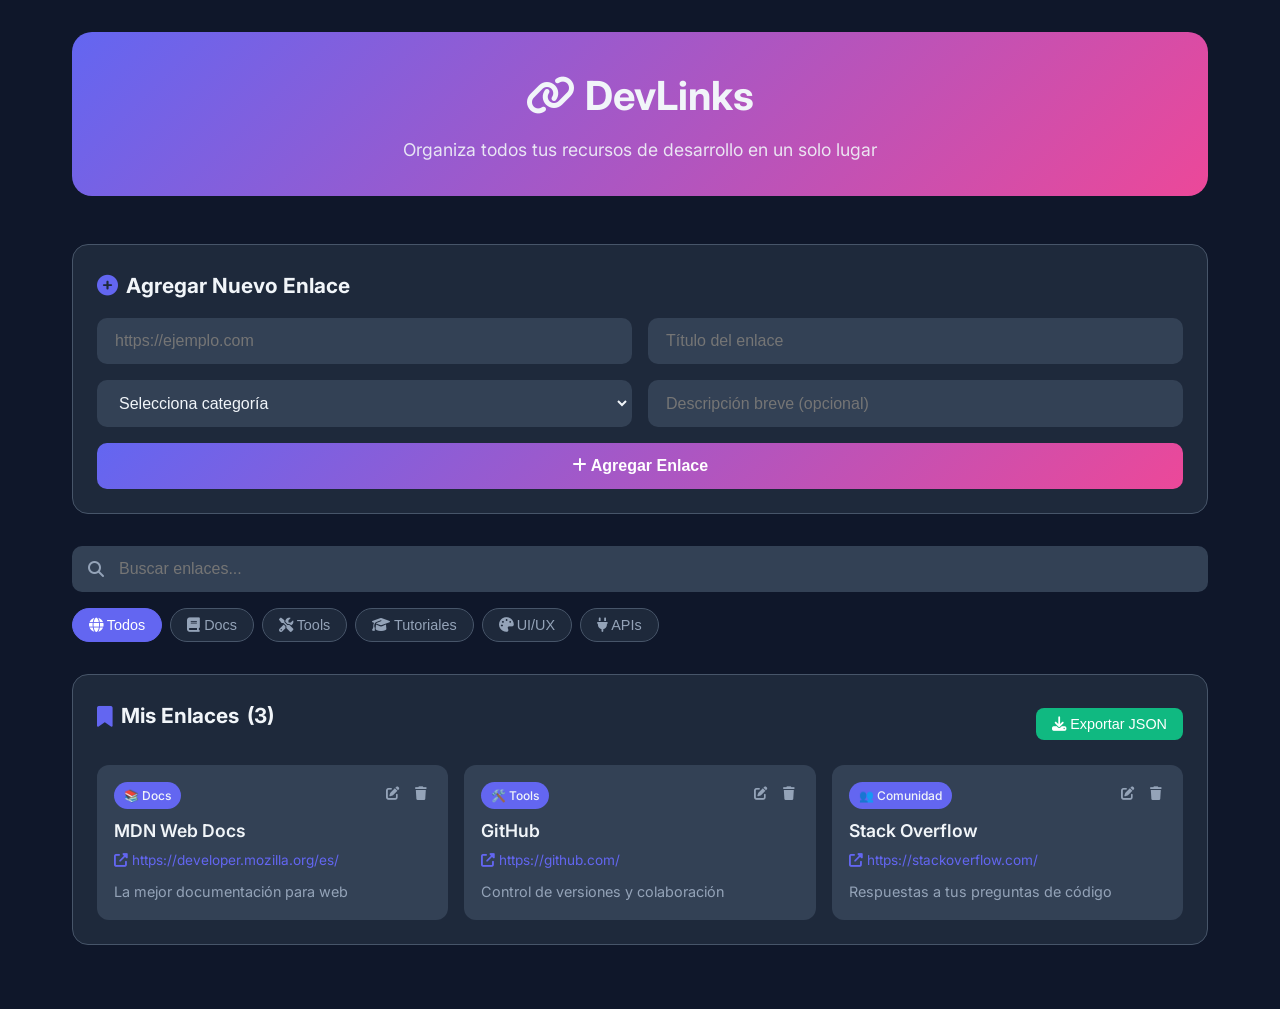
<file: devlinks/index.html>
<!DOCTYPE html>
<html lang="es">
<head>
  <meta charset="UTF-8">
  <meta name="viewport" content="width=device-width, initial-scale=1.0">
  <title>DevLinks - Organizador de Enlaces para Desarrolladores</title>
  <link href="https://fonts.googleapis.com/css2?family=Inter:wght@400;500;600;700&display=swap" rel="stylesheet">
  <link rel="stylesheet" href="https://cdnjs.cloudflare.com/ajax/libs/font-awesome/6.5.1/css/all.min.css">
  <link rel="stylesheet" href="styles.css">
</head>
<body>
  <div class="app">
    <header class="header">
      <h1><i class="fas fa-link"></i> DevLinks</h1>
      <p>Organiza todos tus recursos de desarrollo en un solo lugar</p>
    </header>

    <main class="main-content">
      <!-- Add Link Form -->
      <section class="add-section">
        <h2><i class="fas fa-plus-circle"></i> Agregar Nuevo Enlace</h2>
        <form id="linkForm" class="link-form">
          <div class="form-row">
            <input type="url" id="urlInput" placeholder="https://ejemplo.com" required>
            <input type="text" id="titleInput" placeholder="Título del enlace" required>
          </div>
          <div class="form-row">
            <select id="categoryInput" required>
              <option value="">Selecciona categoría</option>
              <option value="docs">📚 Documentación</option>
              <option value="tools">🛠️ Herramientas</option>
              <option value="tutorials">📖 Tutoriales</option>
              <option value="ui">🎨 UI/UX</option>
              <option value="apis">🔌 APIs</option>
              <option value="learning">🎓 Aprendizaje</option>
              <option value="community">👥 Comunidad</option>
              <option value="other">📌 Otros</option>
            </select>
            <input type="text" id="descInput" placeholder="Descripción breve (opcional)">
          </div>
          <button type="submit" class="btn-add">
            <i class="fas fa-plus"></i> Agregar Enlace
          </button>
        </form>
      </section>

      <!-- Search & Filter -->
      <section class="filter-section">
        <div class="search-box">
          <i class="fas fa-search"></i>
          <input type="text" id="searchInput" placeholder="Buscar enlaces...">
        </div>
        <div class="category-filter" id="categoryFilter">
          <button class="filter-btn active" data-category="all">
            <i class="fas fa-globe"></i> Todos
          </button>
          <button class="filter-btn" data-category="docs">
            <i class="fas fa-book"></i> Docs
          </button>
          <button class="filter-btn" data-category="tools">
            <i class="fas fa-tools"></i> Tools
          </button>
          <button class="filter-btn" data-category="tutorials">
            <i class="fas fa-graduation-cap"></i> Tutoriales
          </button>
          <button class="filter-btn" data-category="ui">
            <i class="fas fa-palette"></i> UI/UX
          </button>
          <button class="filter-btn" data-category="apis">
            <i class="fas fa-plug"></i> APIs
          </button>
        </div>
      </section>

      <!-- Links Grid -->
      <section class="links-section">
        <div class="links-header">
          <h2><i class="fas fa-bookmark"></i> Mis Enlaces <span id="linkCount">(0)</span></h2>
          <button id="exportBtn" class="btn-export">
            <i class="fas fa-download"></i> Exportar JSON
          </button>
        </div>
        <div id="linksGrid" class="links-grid">
          <!-- Links will be populated here -->
        </div>
        <div id="emptyState" class="empty-state">
          <i class="fas fa-link"></i>
          <h3>No hay enlaces guardados</h3>
          <p>Agrega tu primer enlace para comenzar</p>
        </div>
      </section>
    </main>

    <!-- Edit Modal -->
    <div id="editModal" class="modal">
      <div class="modal-content">
        <div class="modal-header">
          <h3><i class="fas fa-edit"></i> Editar Enlace</h3>
          <button class="modal-close" onclick="closeModal()">&times;</button>
        </div>
        <form id="editForm" class="edit-form">
          <input type="hidden" id="editId">
          <div class="form-group">
            <label>URL</label>
            <input type="url" id="editUrl" required>
          </div>
          <div class="form-group">
            <label>Título</label>
            <input type="text" id="editTitle" required>
          </div>
          <div class="form-group">
            <label>Categoría</label>
            <select id="editCategory" required></select>
          </div>
          <div class="form-group">
            <label>Descripción</label>
            <input type="text" id="editDesc">
          </div>
          <div class="modal-actions">
            <button type="button" class="btn-cancel" onclick="closeModal()">Cancelar</button>
            <button type="submit" class="btn-save"><i class="fas fa-save"></i> Guardar</button>
          </div>
        </form>
      </div>
    </div>

    <!-- Toast Notification -->
    <div id="toast" class="toast"></div>
  </div>

  <script src="script.js"></script>
</body>
</html>
</file>
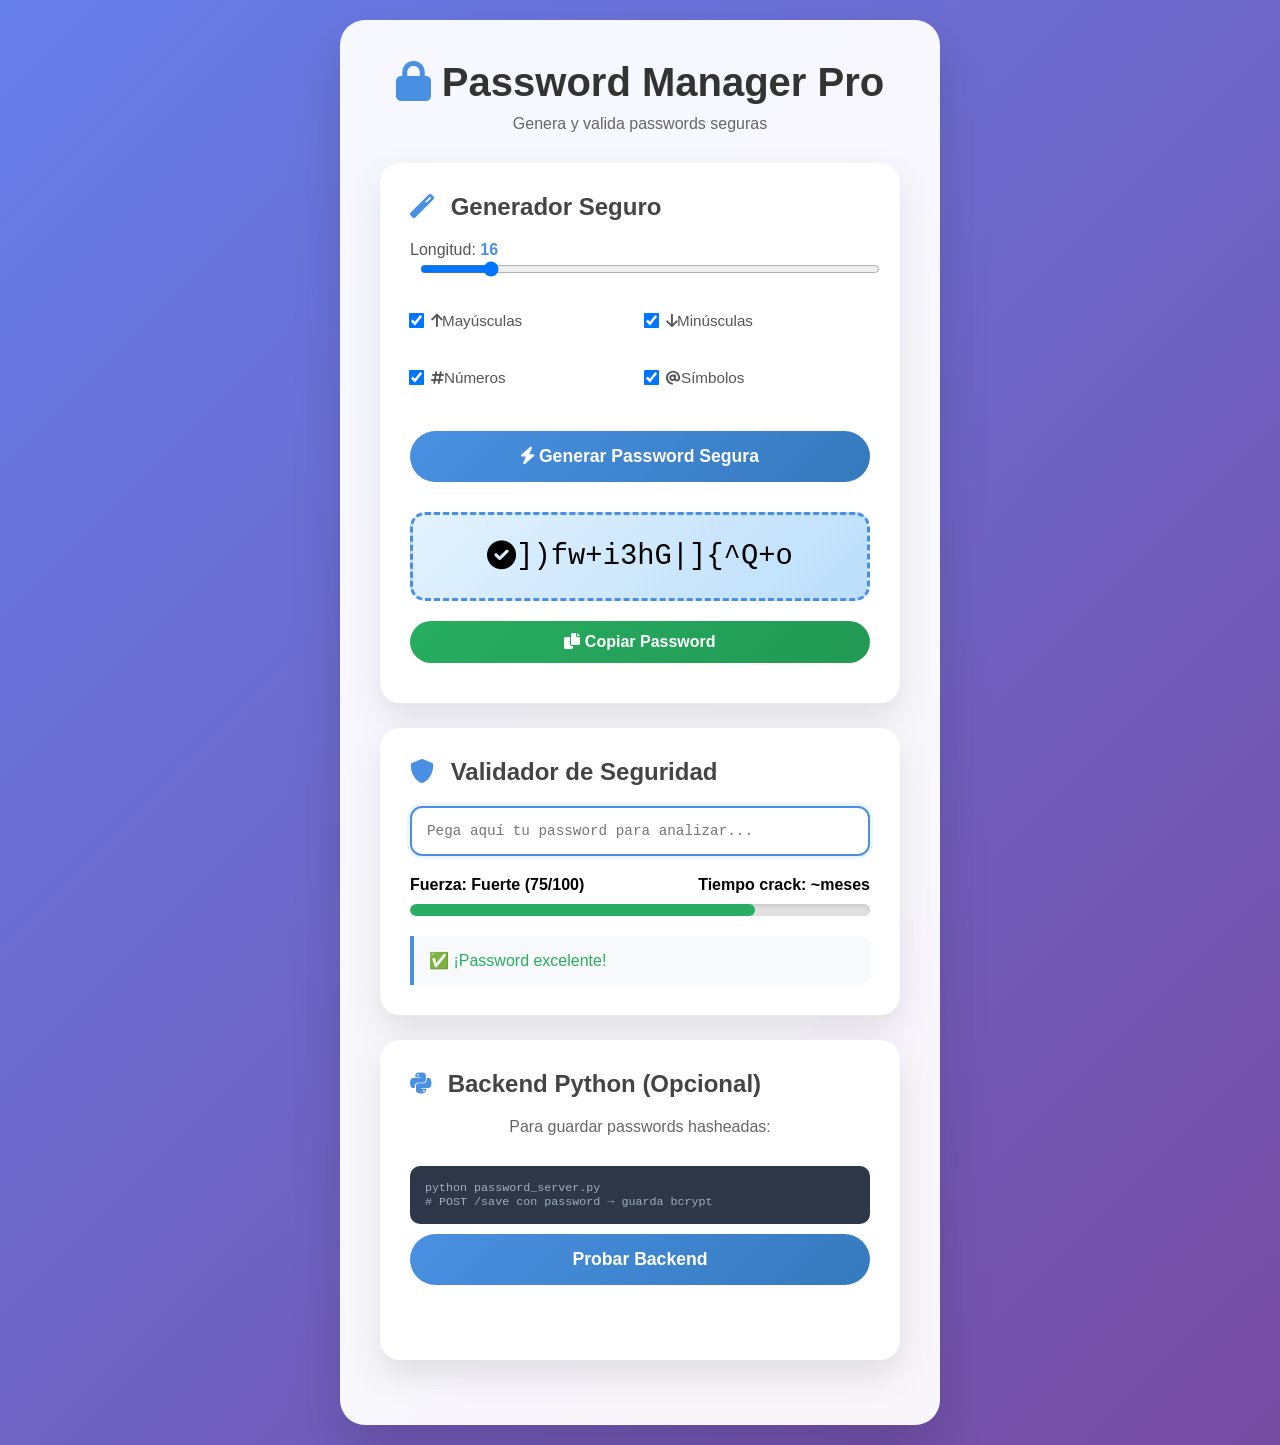
<file: password-manager/index.html>
<!DOCTYPE html>
<html lang="es">
<head>
  <meta charset="UTF-8">
  <meta name="viewport" content="width=device-width, initial-scale=1.0">
  <title>Password Manager Pro</title>
  <link rel="stylesheet" href="style.css">
  <link rel="stylesheet" href="https://cdnjs.cloudflare.com/ajax/libs/font-awesome/6.0.0/css/all.min.css">
</head>
<body>
  <div class="container">
    <h1><i class="fas fa-lock"></i> Password Manager Pro</h1>
    <p>Genera y valida passwords seguras</p>
    
    <!-- Generator -->
    <section class="card generator">
      <h2><i class="fas fa-magic"></i> Generador Seguro</h2>
      <div class="controls">
        <label>Longitud: <span id="lenVal">16</span>
          <input type="range" id="length" min="8" max="64" value="16">
        </label>
        <div class="checkboxes">
          <label><input type="checkbox" id="uppercase" checked> <i class="fas fa-arrow-up"></i> Mayúsculas</label>
          <label><input type="checkbox" id="lowercase" checked> <i class="fas fa-arrow-down"></i> Minúsculas</label>
          <label><input type="checkbox" id="numbers" checked> <i class="fas fa-hashtag"></i> Números</label>
          <label><input type="checkbox" id="symbols" checked> <i class="fas fa-at"></i> Símbolos</label>
        </div>
        <button onclick="generatePassword()">
          <i class="fas fa-bolt"></i> Generar Password Segura
        </button>
      </div>
      <div id="generated" class="pass-display">
        <span>Click generar para empezar</span>
      </div>
      <button id="copyBtn" onclick="copyPassword()" class="copy-btn">
        <i class="fas fa-copy"></i> Copiar Password
      </button>
    </section>
    
    <!-- Validator -->
    <section class="card validator">
      <h2><i class="fas fa-shield-alt"></i> Validador de Seguridad</h2>
      <div class="form-group">
        <input type="password" id="validateInput" placeholder="Pega aquí tu password para analizar..." oninput="validatePassword(this.value)">
      </div>
      <div class="strength-container">
        <div class="strength-label">
          <span id="scoreLabel">Fuerza: 0/100</span>
          <span id="timeLabel">Tiempo crack: instantáneo</span>
        </div>
        <div id="strengthBar" class="strength-bar">
          <div class="bar-fill"></div>
        </div>
      </div>
      <div id="suggestions" class="suggestions"></div>
    </section>
    
    <!-- Python Backend Link -->
    <section class="card backend">
      <h2><i class="fab fa-python"></i> Backend Python (Opcional)</h2>
      <p>Para guardar passwords hasheadas:</p>
      <pre><code>python password_server.py
# POST /save con password → guarda bcrypt</code></pre>
      <button onclick="testPythonBackend()">Probar Backend</button>
      <div id="backendResult"></div>
    </section>
  </div>
  <script src="script.js"></script>
</body>
</html>
</file>
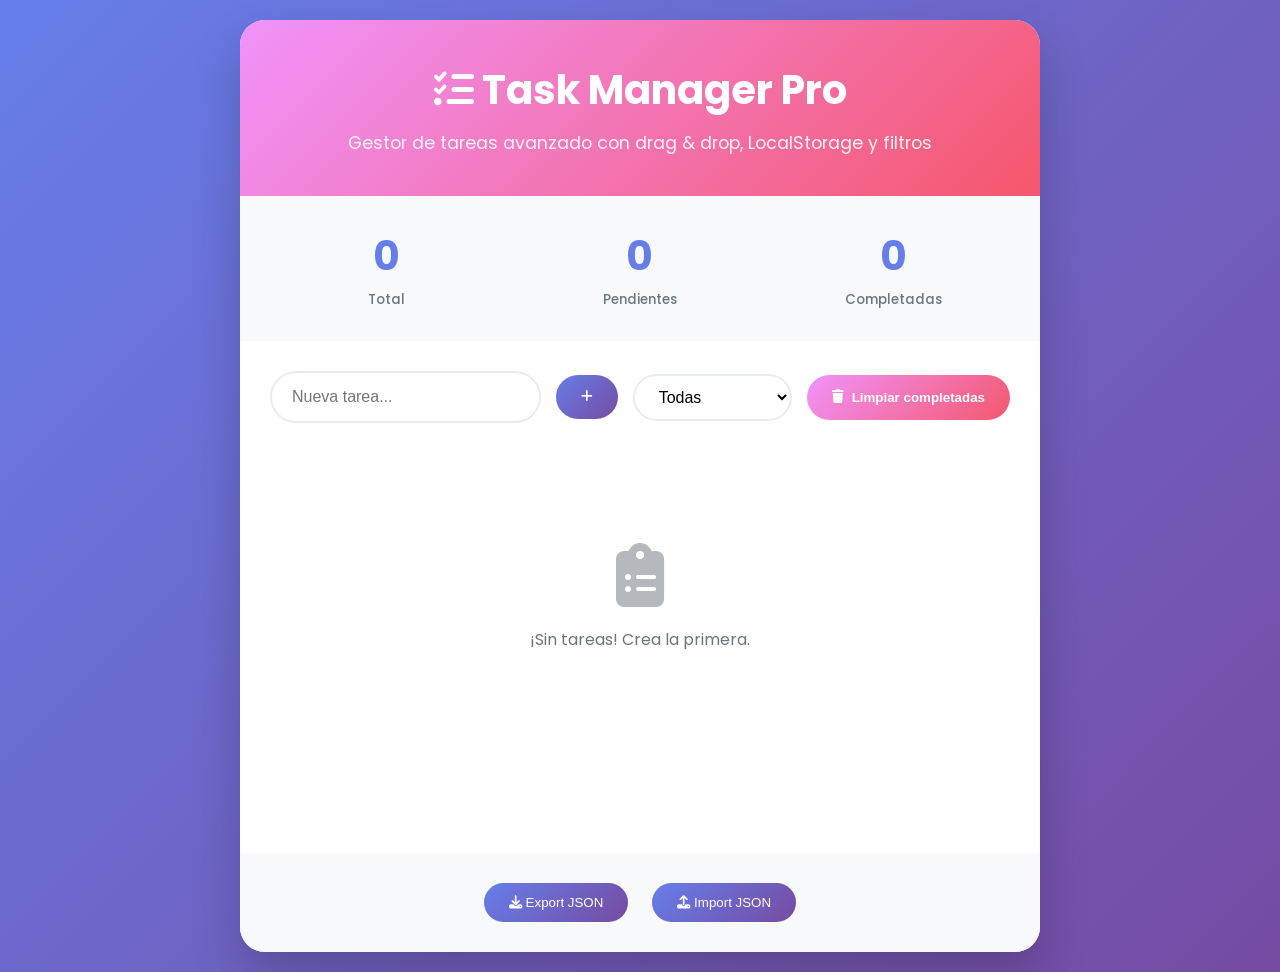
<file: task-manager/index.html>
<!DOCTYPE html>
<html lang="es">
<head>
  <meta charset="UTF-8">
  <meta name="viewport" content="width=device-width, initial-scale=1.0">
  <title>Task Manager Pro - Roberto Oseguera</title>
  <link href="https://fonts.googleapis.com/css2?family=Poppins:wght@300;400;500;600;700&display=swap" rel="stylesheet">
  <link rel="stylesheet" href="https://cdnjs.cloudflare.com/ajax/libs/font-awesome/6.5.1/css/all.min.css">
  <link rel="stylesheet" href="styles.css">
</head>
<body>
  <div class="container">
    <header>
      <h1><i class="fas fa-tasks"></i> Task Manager Pro</h1>
      <p>Gestor de tareas avanzado con drag & drop, LocalStorage y filtros</p>
    </header>

    <div class="stats">
      <div class="stat">
        <span id="total-tasks">0</span>
        <small>Total</small>
      </div>
      <div class="stat">
        <span id="pending-tasks">0</span>
        <small>Pendientes</small>
      </div>
      <div class="stat">
        <span id="completed-tasks">0</span>
        <small>Completadas</small>
      </div>
    </div>

    <div class="controls">
      <input type="text" id="new-task" placeholder="Nueva tarea...">
      <button id="add-task"><i class="fas fa-plus"></i></button>
      <select id="filter">
        <option value="all">Todas</option>
        <option value="pending">Pendientes</option>
        <option value="completed">Completadas</option>
      </select>
      <button id="clear-completed"><i class="fas fa-trash"></i> Limpiar completadas</button>
    </div>

    <div class="tasks-container" id="tasks-container">
      <div class="empty-state">
        <i class="fas fa-clipboard-list"></i>
        <p>¡Crea tu primera tarea!</p>
      </div>
    </div>

    <div class="actions">
      <button id="export-json"><i class="fas fa-download"></i> Export JSON</button>
      <button id="import-json"><i class="fas fa-upload"></i> Import JSON</button>
    </div>
  </div>

  <script src="script.js"></script>
</body>
</html>
</file>
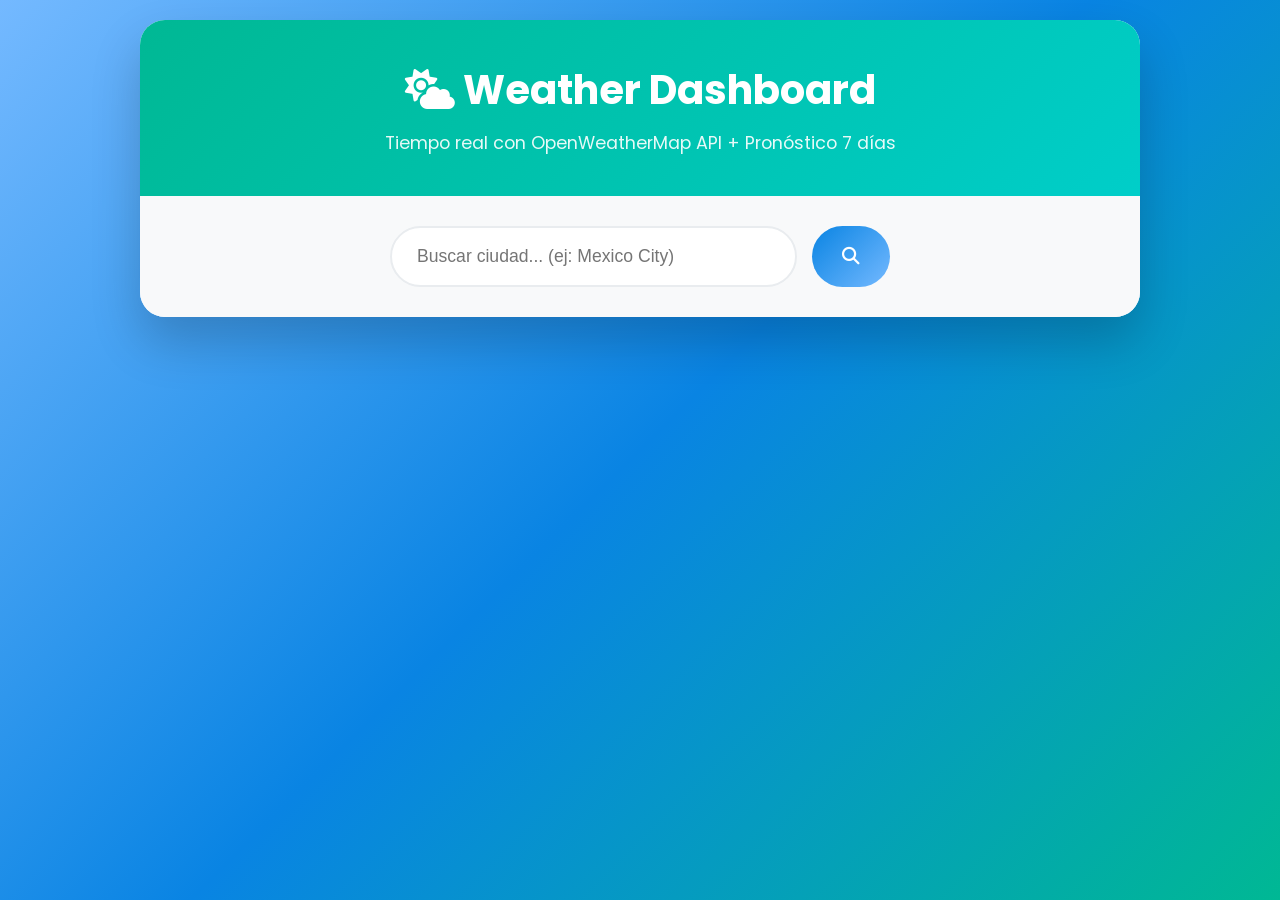
<file: weather-dashboard/index.html>
<!DOCTYPE html>
<html lang="es">
<head>
  <meta charset="UTF-8">
  <meta name="viewport" content="width=device-width, initial-scale=1.0">
  <title>Weather Dashboard - Roberto Oseguera</title>
  <link href="https://fonts.googleapis.com/css2?family=Poppins:wght@300;400;500;600;700&display=swap" rel="stylesheet">
  <link rel="stylesheet" href="https://cdnjs.cloudflare.com/ajax/libs/font-awesome/6.5.1/css/all.min.css">
  <link rel="stylesheet" href="styles.css">
</head>
<body>
  <div class="container">
    <header>
      <h1><i class="fas fa-cloud-sun"></i> Weather Dashboard</h1>
      <p>Tiempo real con OpenWeatherMap API + Pronóstico 7 días</p>
    </header>

    <div class="search-section">
      <div class="search-box">
        <input type="text" id="city-input" placeholder="Buscar ciudad... (ej: Mexico City)">
        <button id="search-btn"><i class="fas fa-search"></i></button>
      </div>
      <div id="location-error" class="error"></div>
    </div>

    <div id="current-weather" class="current-weather hidden">
      <div class="current-header">
        <div class="city-info">
          <h2 id="current-city"></h2>
          <div id="current-date"></div>
        </div>
        <div class="current-temp">
          <span id="current-temp-value">-</span>
          <span id="current-temp-unit">°C</span>
        </div>
      </div>
      <div class="current-details">
        <div class="weather-icon">
          <i id="current-icon" class="fas"></i>
        </div>
        <div class="details-grid">
          <div class="detail">
            <span class="detail-label">Sensación</span>
            <span id="feels-like" class="detail-value">-</span>
          </div>
          <div class="detail">
            <span class="detail-label">Humedad</span>
            <span id="humidity" class="detail-value">-</span>
          </div>
          <div class="detail">
            <span class="detail-label">Viento</span>
            <span id="wind-speed" class="detail-value">-</span>
          </div>
          <div class="detail">
            <span class="detail-label">UV</span>
            <span id="uv-index" class="detail-value">-</span>
          </div>
        </div>
      </div>
    </div>

    <div id="forecast" class="forecast hidden">
      <h3>Pronóstico 7 días</h3>
      <div class="forecast-grid" id="forecast-grid">
        <!-- Daily forecasts -->
      </div>
    </div>

    <div id="loading" class="loading hidden">
      <i class="fas fa-spinner fa-spin"></i>
      <span>Cargando clima...</span>
    </div>
  </div>

  <script src="script.js"></script>
</body>
</html>
</file>
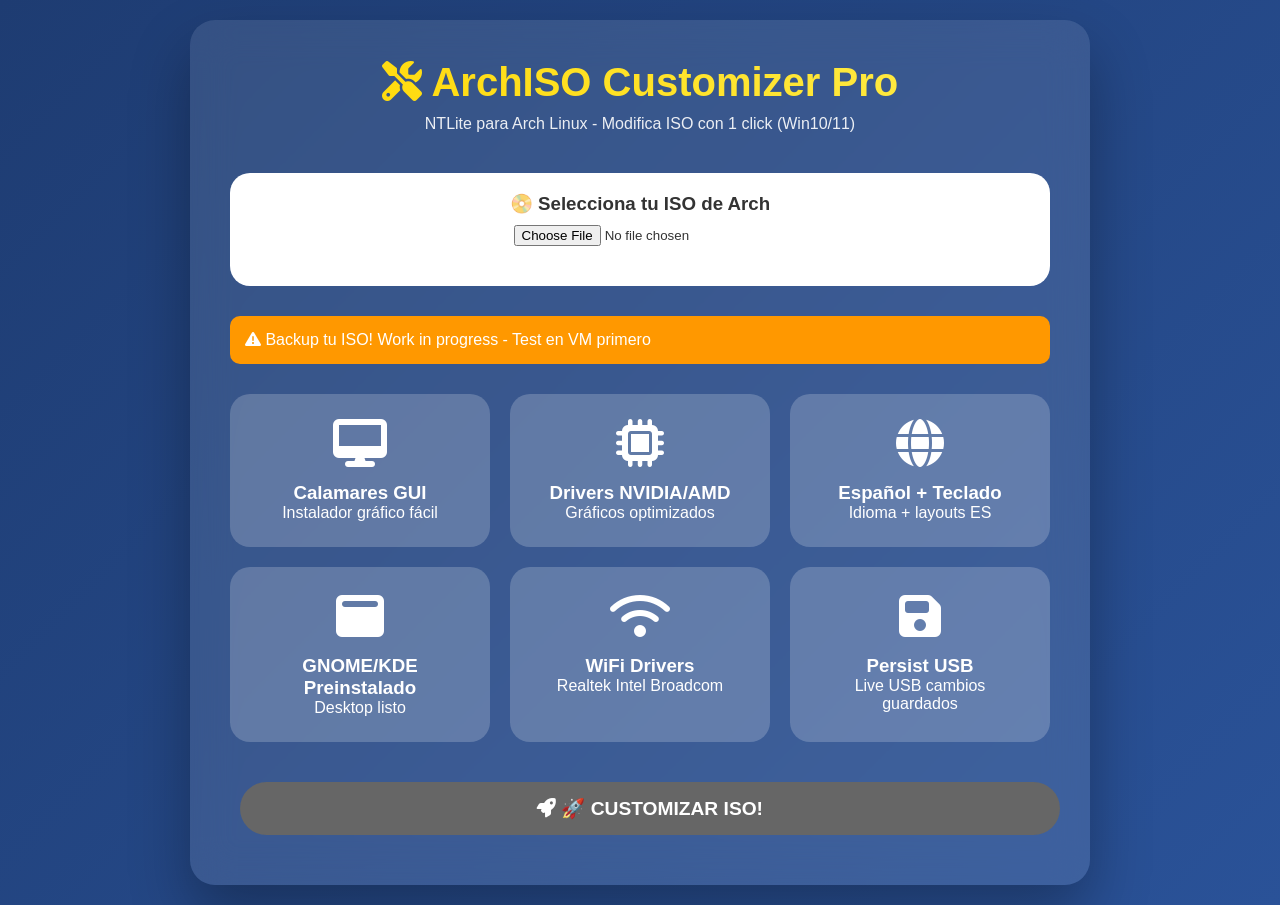
<file: herramientas-linux/ArchISO-GUI/ArchCustomizer.exe.html>
<!DOCTYPE html>
<html lang="es">
<head>
  <meta charset="UTF-8">
  <meta name="viewport" content="width=device-width, initial-scale=1.0">
  <title>🦆 ArchISO Customizer Pro - NTLite for Linux</title>
  <style>
    * {margin:0;padding:0;box-sizing:border-box;font-family:'Segoe UI',Tahoma,sans-serif;}
    body {background:linear-gradient(135deg,#1e3c72,#2a5298);min-height:100vh;padding:20px;color:white;}
    .container {max-width:900px;margin:auto;background:rgba(255,255,255,0.1);backdrop-filter:blur(20px);border-radius:25px;padding:40px;box-shadow:0 30px 60px rgba(0,0,0,0.3);}
    h1 {text-align:center;font-size:2.5em;margin-bottom:10px;background:linear-gradient(45deg,#ffd700,#ffed4e); -webkit-background-clip:text; -webkit-text-fill-color:transparent;}
    .subtitle {text-align:center;opacity:0.9;margin-bottom:40px;}
    .iso-selector {background:white;color:#333;padding:20px;border-radius:20px;margin-bottom:30px;text-align:center;}
    input[type="file"] {margin:10px;}
    .features {display:grid;grid-template-columns:repeat(auto-fit,minmax(250px,1fr));gap:20px;margin:30px 0;}
    .feature {background:rgba(255,255,255,0.2);padding:25px;border-radius:20px;text-align:center;cursor:pointer;transition:all 0.3s;}
    .feature:hover {transform:translateY(-10px);box-shadow:0 25px 50px rgba(0,0,0,0.2);}
    .feature.active {background:#4CAF50;color:white;box-shadow:0 0 30px rgba(76,175,80,0.5);}
    .feature i {font-size:3em;margin-bottom:15px;display:block;}
    .progress {background:rgba(255,255,255,0.2);border-radius:10px;padding:20px;margin:30px 0;text-align:center;display:none;}
    .progress-bar {background:#ddd;height:20px;border-radius:10px;overflow:hidden;margin:15px 0;}
    .progress-fill {height:100%;background:linear-gradient(90deg,#4CAF50,#8BC34A);width:0%;transition:width 0.3s;border-radius:10px;}
    button {background:linear-gradient(135deg,#FF6B6B,#FF8E8E);color:white;border:none;padding:15px 40px;border-radius:50px;font-size:1.2em;font-weight:bold;cursor:pointer;transition:all 0.3s;width:100%;margin:10px;}
    button:hover {transform:scale(1.05);box-shadow:0 15px 30px rgba(255,107,107,0.4);}
    button:disabled {background:#666;transform:none;cursor:not-allowed;}
    .log {background:#1a1a1a;color:#0f0;padding:20px;border-radius:15px;height:200px;overflow-y:auto;font-family:monospace;font-size:0.9em;margin-top:20px;white-space:pre-wrap;}
    .warning {background:#ff9800;color:white;padding:15px;border-radius:10px;margin:20px 0;}
    @media (max-width:768px) {.features {grid-template-columns:1fr;}}
  </style>
  <link rel="stylesheet" href="https://cdnjs.cloudflare.com/ajax/libs/font-awesome/6.4.0/css/all.min.css">
</head>
<body>
  <div class="container">
    <h1><i class="fas fa-tools"></i> ArchISO Customizer Pro</h1>
    <p class="subtitle">NTLite para Arch Linux - Modifica ISO con 1 click (Win10/11)</p>
    
    <div class="iso-selector">
      <h3>📀 Selecciona tu ISO de Arch</h3>
      <input type="file" id="isoFile" accept=".iso">
      <p id="isoInfo" style="margin-top:10px;color:#ccc;"></p>
    </div>
    
    <div class="warning">
      <i class="fas fa-exclamation-triangle"></i> Backup tu ISO! Work in progress - Test en VM primero
    </div>
    
    <div class="features">
      <div class="feature" data-mod="calamares">
        <i class="fas fa-desktop"></i>
        <h3>Calamares GUI</h3>
        <p>Instalador gráfico fácil</p>
      </div>
      <div class="feature" data-mod="drivers">
        <i class="fas fa-microchip"></i>
        <h3>Drivers NVIDIA/AMD</h3>
        <p>Gráficos optimizados</p>
      </div>
      <div class="feature" data-mod="langs">
        <i class="fas fa-globe"></i>
        <h3>Español + Teclado</h3>
        <p>Idioma + layouts ES</p>
      </div>
      <div class="feature" data-mod="desktop">
        <i class="fas fa-window-maximize"></i>
        <h3>GNOME/KDE Preinstalado</h3>
        <p>Desktop listo</p>
      </div>
      <div class="feature" data-mod="wifi">
        <i class="fas fa-wifi"></i>
        <h3>WiFi Drivers</h3>
        <p>Realtek Intel Broadcom</p>
      </div>
      <div class="feature" data-mod="persist">
        <i class="fas fa-save"></i>
        <h3>Persist USB</h3>
        <p>Live USB cambios guardados</p>
      </div>
    </div>
    
    <button id="customizeBtn" onclick="startCustomization()" disabled>
      <i class="fas fa-rocket"></i> 🚀 CUSTOMIZAR ISO!
    </button>
    
    <div id="progress" class="progress">
      <h3>Progreso: <span id="progressText">Preparando...</span></h3>
      <div class="progress-bar">
        <div class="progress-fill" id="progressFill"></div>
      </div>
      <div id="log" class="log"></div>
    </div>
    
    <button onclick="downloadISO()" id="downloadBtn" style="display:none;background:#4CAF50;">
      <i class="fas fa-download"></i> 📥 DESCARGAR ISO CUSTOM!
    </button>
  </div>

  <script>
    const isoFile = document.getElementById('isoFile');
    const customizeBtn = document.getElementById('customizeBtn');
    const features = document.querySelectorAll('.feature');
    const progress = document.getElementById('progress');
    const log = document.getElementById('log');
    const selectedMods = new Set();

    isoFile.addEventListener('change', (e) => {
      const file = e.target.files[0];
      if (file && file.name.endsWith('.iso')) {
        document.getElementById('isoInfo').textContent = `✅ ${file.name} (${(file.size/1024/1024).toFixed(1)}MB)`;
        customizeBtn.disabled = false;
      } else {
        document.getElementById('isoInfo').textContent = '❌ Solo archivos .iso';
        customizeBtn.disabled = true;
      }
    });

    features.forEach(feat => {
      feat.addEventListener('click', () => {
        feat.classList.toggle('active');
        if (feat.classList.contains('active')) {
          selectedMods.add(feat.dataset.mod);
        } else {
          selectedMods.delete(feat.dataset.mod);
        }
        updateBtn();
      });
    });

    function updateBtn() {
      customizeBtn.disabled = selectedMods.size === 0 || document.getElementById('isoFile').files.length === 0;
      customizeBtn.innerHTML = `<i class="fas fa-rocket"></i> 🚀 Customizar (${selectedMods.size} mods)`;
    }

    async function startCustomization() {
      progress.style.display = 'block';
      customizeBtn.disabled = true;
      updateProgress(0, 'Iniciando PowerShell...');

      const isoBlob = isoFile.files[0];
      const isoArrayBuffer = await isoBlob.arrayBuffer();
      
      // Simula modificación (real: Node.js backend o PowerShell worker)
      const mods = Array.from(selectedMods).join(',');
      log.textContent += `📦 ISO: ${isoBlob.name}\n`;
      log.textContent += `🔧 Mods: ${mods}\n\n`;

      for (let i = 0; i <= 100; i += 10) {
        updateProgress(i, `Aplicando ${getModName(i)}...`);
        await new Promise(r => setTimeout(r, 300));
      }

      updateProgress(100, '¡ISO CUSTOM LISTO!');
      document.getElementById('downloadBtn').style.display = 'block';
      
      // Crea fake ISO (demo)
      const customISO = new Blob([isoArrayBuffer], {type: 'application/octet-stream'});
      const url = URL.createObjectURL(customISO);
      document.getElementById('downloadBtn').onclick = () => {
        const a = document.createElement('a');
        a.href = url;
        a.download = `ArchLinux-Custom-${Date.now()}.iso`;
        a.click();
      };
    }

    function updateProgress(percent, text) {
      document.getElementById('progressText').textContent = text;
      document.getElementById('progressFill').style.width = percent + '%';
      log.textContent += `[${percent}%] ${text}\n`;
      log.scrollTop = log.scrollHeight;
    }

    function getModName(percent) {
      const mods = ['Calamares', 'NVIDIA Drivers', 'Español', 'GNOME', 'WiFi', 'Persist'];
      return mods[Math.floor(percent/20) % mods.length];
    }

    function downloadISO() {
      // Trigger download
      document.querySelector('#downloadBtn').click();
    }
  </script>
</body>
</html>
</file>
<file: devlinks/styles.css>
* {
  margin: 0;
  padding: 0;
  box-sizing: border-box;
}

:root {
  --primary: #6366f1;
  --primary-dark: #4f46e5;
  --secondary: #ec4899;
  --success: #10b981;
  --warning: #f59e0b;
  --danger: #ef4444;
  --bg-dark: #0f172a;
  --bg-card: #1e293b;
  --bg-input: #334155;
  --text-primary: #f1f5f9;
  --text-secondary: #94a3b8;
  --border: #475569;
}

body {
  font-family: "Inter", sans-serif;
  background: var(--bg-dark);
  color: var(--text-primary);
  min-height: 100vh;
  line-height: 1.6;
}

.app {
  max-width: 1200px;
  margin: 0 auto;
  padding: 2rem;
}

/* Header */
.header {
  text-align: center;
  margin-bottom: 3rem;
  padding: 2rem;
  background: linear-gradient(135deg, var(--primary), var(--secondary));
  border-radius: 20px;
  animation: slideDown 0.6s ease-out;
}

.header h1 {
  font-size: 2.5rem;
  margin-bottom: 0.5rem;
}

.header p {
  opacity: 0.9;
  font-size: 1.1rem;
}

/* Sections */
section {
  background: var(--bg-card);
  border-radius: 16px;
  padding: 1.5rem;
  margin-bottom: 2rem;
  border: 1px solid var(--border);
}

section h2 {
  font-size: 1.3rem;
  margin-bottom: 1rem;
  display: flex;
  align-items: center;
  gap: 0.5rem;
}

section h2 i {
  color: var(--primary);
}

/* Form */
.form-row {
  display: flex;
  gap: 1rem;
  margin-bottom: 1rem;
  flex-wrap: wrap;
}

input,
select {
  flex: 1;
  min-width: 200px;
  padding: 12px 16px;
  background: var(--bg-input);
  border: 2px solid transparent;
  border-radius: 10px;
  color: var(--text-primary);
  font-size: 1rem;
  transition: all 0.3s;
}

input:focus,
select:focus {
  outline: none;
  border-color: var(--primary);
  box-shadow: 0 0 0 3px rgba(99, 102, 241, 0.2);
}

.btn-add {
  width: 100%;
  padding: 14px;
  background: linear-gradient(135deg, var(--primary), var(--secondary));
  border: none;
  border-radius: 10px;
  color: white;
  font-size: 1rem;
  font-weight: 600;
  cursor: pointer;
  transition:
    transform 0.2s,
    box-shadow 0.2s;
}

.btn-add:hover {
  transform: translateY(-2px);
  box-shadow: 0 10px 30px rgba(99, 102, 241, 0.4);
}

/* Filter */
.filter-section {
  background: transparent;
  border: none;
  padding: 0;
}

.search-box {
  position: relative;
  margin-bottom: 1rem;
}

.search-box i {
  position: absolute;
  left: 16px;
  top: 50%;
  transform: translateY(-50%);
  color: var(--text-secondary);
}

.search-box input {
  width: 100%;
  padding-left: 45px;
}

.category-filter {
  display: flex;
  gap: 0.5rem;
  flex-wrap: wrap;
}

.filter-btn {
  padding: 8px 16px;
  background: var(--bg-card);
  border: 1px solid var(--border);
  border-radius: 20px;
  color: var(--text-secondary);
  cursor: pointer;
  transition: all 0.3s;
  font-size: 0.9rem;
}

.filter-btn:hover,
.filter-btn.active {
  background: var(--primary);
  color: white;
  border-color: var(--primary);
}

/* Links Grid */
.links-header {
  display: flex;
  justify-content: space-between;
  align-items: center;
  margin-bottom: 1rem;
}

.btn-export {
  padding: 8px 16px;
  background: var(--success);
  border: none;
  border-radius: 8px;
  color: white;
  cursor: pointer;
  font-size: 0.9rem;
  transition: all 0.3s;
}

.btn-export:hover {
  background: #059669;
}

.links-grid {
  display: grid;
  grid-template-columns: repeat(auto-fill, minmax(300px, 1fr));
  gap: 1rem;
}

.link-card {
  background: var(--bg-input);
  border-radius: 12px;
  padding: 1rem;
  transition: all 0.3s;
  border: 1px solid transparent;
}

.link-card:hover {
  border-color: var(--primary);
  transform: translateY(-2px);
}

.link-card-header {
  display: flex;
  justify-content: space-between;
  align-items: flex-start;
  margin-bottom: 0.5rem;
}

.link-category {
  padding: 4px 10px;
  background: var(--primary);
  border-radius: 20px;
  font-size: 0.75rem;
  font-weight: 500;
}

.link-actions {
  display: flex;
  gap: 0.5rem;
}

.link-actions button {
  background: none;
  border: none;
  color: var(--text-secondary);
  cursor: pointer;
  padding: 4px;
  transition: color 0.2s;
}

.link-actions button:hover {
  color: var(--primary);
}

.link-actions button.delete:hover {
  color: var(--danger);
}

.link-title {
  font-size: 1.1rem;
  font-weight: 600;
  margin-bottom: 0.3rem;
  word-break: break-word;
}

.link-url {
  color: var(--primary);
  font-size: 0.85rem;
  text-decoration: none;
  display: block;
  margin-bottom: 0.5rem;
  word-break: break-all;
}

.link-desc {
  color: var(--text-secondary);
  font-size: 0.9rem;
}

/* Empty State */
.empty-state {
  text-align: center;
  padding: 4rem 2rem;
  color: var(--text-secondary);
  display: none;
}

.empty-state i {
  font-size: 4rem;
  margin-bottom: 1rem;
  opacity: 0.3;
}

.empty-state h3 {
  margin-bottom: 0.5rem;
  color: var(--text-primary);
}

#emptyState.show {
  display: block;
}

/* Modal */
.modal {
  position: fixed;
  top: 0;
  left: 0;
  width: 100%;
  height: 100%;
  background: rgba(0, 0, 0, 0.7);
  display: none;
  justify-content: center;
  align-items: center;
  z-index: 1000;
  backdrop-filter: blur(5px);
}

.modal.show {
  display: flex;
}

.modal-content {
  background: var(--bg-card);
  border-radius: 16px;
  padding: 2rem;
  width: 90%;
  max-width: 500px;
  animation: modalIn 0.3s ease-out;
}

.modal-header {
  display: flex;
  justify-content: space-between;
  align-items: center;
  margin-bottom: 1.5rem;
}

.modal-close {
  background: none;
  border: none;
  color: var(--text-secondary);
  font-size: 1.5rem;
  cursor: pointer;
}

.form-group {
  margin-bottom: 1rem;
}

.form-group label {
  display: block;
  margin-bottom: 0.5rem;
  color: var(--text-secondary);
  font-size: 0.9rem;
}

.form-group input,
.form-group select {
  width: 100%;
  min-width: auto;
}

.modal-actions {
  display: flex;
  gap: 1rem;
  margin-top: 1.5rem;
}

.btn-cancel,
.btn-save {
  flex: 1;
  padding: 12px;
  border: none;
  border-radius: 10px;
  font-size: 1rem;
  cursor: pointer;
  transition: all 0.3s;
}

.btn-cancel {
  background: var(--bg-input);
  color: var(--text-primary);
}

.btn-save {
  background: var(--primary);
  color: white;
}

.btn-cancel:hover {
  background: var(--border);
}

.btn-save:hover {
  background: var(--primary-dark);
}

/* Toast */
.toast {
  position: fixed;
  bottom: 2rem;
  right: 2rem;
  padding: 1rem 1.5rem;
  background: var(--success);
  color: white;
  border-radius: 10px;
  font-weight: 500;
  transform: translateY(100px);
  opacity: 0;
  transition: all 0.3s;
  z-index: 1001;
}

.toast.show {
  transform: translateY(0);
  opacity: 1;
}

/* Animations */
@keyframes slideDown {
  from {
    opacity: 0;
    transform: translateY(-30px);
  }
  to {
    opacity: 1;
    transform: translateY(0);
  }
}

@keyframes modalIn {
  from {
    opacity: 0;
    transform: scale(0.9);
  }
  to {
    opacity: 1;
    transform: scale(1);
  }
}

/* Responsive */
@media (max-width: 768px) {
  .app {
    padding: 1rem;
  }

  .header h1 {
    font-size: 1.8rem;
  }

  .form-row {
    flex-direction: column;
  }

  input,
  select {
    min-width: 100%;
  }

  .links-header {
    flex-direction: column;
    gap: 1rem;
    align-items: flex-start;
  }

  .category-filter {
    overflow-x: auto;
    flex-wrap: nowrap;
    padding-bottom: 0.5rem;
  }
}
</file>
<file: password-manager/style.css>
* {
  margin: 0;
  padding: 0;
  box-sizing: border-box;
}

body {
  font-family: 'Segoe UI', Tahoma, Geneva, Verdana, sans-serif;
  background: linear-gradient(135deg, #667eea 0%, #764ba2 100%);
  min-height: 100vh;
  padding: 20px;
  display: flex;
  align-items: center;
  justify-content: center;
}

.container {
  max-width: 600px;
  width: 100%;
  background: rgba(255, 255, 255, 0.95);
  backdrop-filter: blur(20px);
  border-radius: 25px;
  padding: 40px;
  box-shadow: 0 25px 50px rgba(0,0,0,0.15);
}

h1 {
  text-align: center;
  color: #333;
  margin-bottom: 10px;
  font-size: 2.5em;
}

h1 i {
  color: #4A90E2;
}

p {
  text-align: center;
  color: #666;
  margin-bottom: 30px;
}

.card {
  background: white;
  border-radius: 20px;
  padding: 30px;
  margin-bottom: 25px;
  box-shadow: 0 15px 35px rgba(0,0,0,0.1);
  transition: transform 0.3s, box-shadow 0.3s;
}

.card:hover {
  transform: translateY(-5px);
  box-shadow: 0 25px 50px rgba(0,0,0,0.15);
}

h2 {
  color: #444;
  margin-bottom: 20px;
  font-size: 1.5em;
}

h2 i {
  color: #4A90E2;
  margin-right: 10px;
}

.controls label {
  display: block;
  margin: 15px 0;
  font-weight: 500;
  color: #555;
}

input[type="range"] {
  width: 100%;
  height: 8px;
  border-radius: 5px;
  background: #ddd;
  outline: none;
  margin-left: 10px;
}

#lenVal {
  font-weight: bold;
  color: #4A90E2;
}

.checkboxes {
  display: grid;
  grid-template-columns: 1fr 1fr;
  gap: 10px;
  margin: 20px 0;
}

.checkboxes label {
  display: flex;
  align-items: center;
  font-size: 0.95em;
  cursor: pointer;
}

input[type="checkbox"] {
  margin-right: 8px;
  transform: scale(1.2);
}

button {
  background: linear-gradient(135deg, #4A90E2, #357ABD);
  color: white;
  border: none;
  padding: 15px 30px;
  border-radius: 50px;
  font-size: 1.1em;
  font-weight: 600;
  cursor: pointer;
  transition: all 0.3s;
  width: 100%;
  margin: 10px 0;
}

button:hover {
  transform: translateY(-2px);
  box-shadow: 0 15px 30px rgba(74, 144, 226, 0.4);
}

.copy-btn {
  background: linear-gradient(135deg, #27ae60, #229954);
  font-size: 1em;
  padding: 12px;
}

.copy-btn:hover {
  box-shadow: 0 15px 30px rgba(39, 174, 96, 0.4);
}

.pass-display {
  background: linear-gradient(135deg, #f8f9fa, #e9ecef);
  border: 3px dashed #dee2e6;
  border-radius: 15px;
  padding: 25px;
  font-family: 'Courier New', monospace;
  font-size: 1.8em;
  text-align: center;
  min-height: 80px;
  display: flex;
  align-items: center;
  justify-content: center;
  margin: 20px 0;
  word-break: break-all;
  transition: all 0.3s;
}

.pass-display.has-pass {
  border-color: #4A90E2;
  background: linear-gradient(135deg, #e3f2fd, #bbdefb);
}

.form-group input {
  width: 100%;
  padding: 15px;
  border: 2px solid #e0e0e0;
  border-radius: 12px;
  font-size: 1.1em;
  font-family: monospace;
  transition: border-color 0.3s;
}

.form-group input:focus {
  outline: none;
  border-color: #4A90E2;
  box-shadow: 0 0 0 3px rgba(74, 144, 226, 0.1);
}

.strength-container {
  margin: 20px 0;
}

.strength-label {
  display: flex;
  justify-content: space-between;
  margin-bottom: 10px;
  font-weight: 600;
}

.strength-bar {
  height: 12px;
  background: #e0e0e0;
  border-radius: 6px;
  overflow: hidden;
  box-shadow: inset 0 2px 4px rgba(0,0,0,0.1);
}

.bar-fill {
  height: 100%;
  width: 0%;
  background: linear-gradient(90deg, #e74c3c, #f39c12, #27ae60);
  transition: width 0.8s ease, background 0.3s;
  border-radius: 6px;
}

.suggestions {
  background: #f8f9fa;
  border-left: 4px solid #4A90E2;
  padding: 15px;
  border-radius: 0 10px 10px 0;
  margin-top: 15px;
  font-weight: 500;
}

.backend pre {
  background: #2d3748;
  color: #a0aec0;
  padding: 15px;
  border-radius: 10px;
  font-size: 0.9em;
  overflow-x: auto;
}

#backendResult {
  margin-top: 15px;
  padding: 10px;
  border-radius: 8px;
  font-weight: 500;
}

.success { background: #d4edda; color: #155724; border: 1px solid #c3e6cb; }
.error { background: #f8d7da; color: #721c24; border: 1px solid #f5c6cb; }

@media (max-width: 768px) {
  .container {
    margin: 10px;
    padding: 25px;
  }
  
  .checkboxes {
    grid-template-columns: 1fr;
  }
  
  h1 {
    font-size: 2em;
  }
}
</file>
<file: task-manager/styles.css>
* {
  margin: 0;
  padding: 0;
  box-sizing: border-box;
}

body {
  font-family: 'Poppins', sans-serif;
  background: linear-gradient(135deg, #667eea 0%, #764ba2 100%);
  min-height: 100vh;
  padding: 20px;
}

.container {
  max-width: 800px;
  margin: 0 auto;
  background: rgba(255, 255, 255, 0.95);
  border-radius: 25px;
  box-shadow: 0 25px 50px rgba(0,0,0,0.2);
  overflow: hidden;
  backdrop-filter: blur(20px);
}

header {
  text-align: center;
  padding: 40px 30px;
  background: linear-gradient(135deg, #f093fb, #f5576c);
  color: white;
}

header h1 {
  font-size: 2.5rem;
  margin-bottom: 10px;
}

header p {
  opacity: 0.9;
  font-size: 1.1rem;
}

.stats {
  display: grid;
  grid-template-columns: repeat(auto-fit, minmax(120px, 1fr));
  gap: 20px;
  padding: 30px;
  background: #f8f9fa;
}

.stat {
  text-align: center;
}

.stat span {
  display: block;
  font-size: 2.5rem;
  font-weight: 700;
  color: #667eea;
}

.stat small {
  color: #6c757d;
  font-weight: 500;
}

.controls {
  display: flex;
  gap: 15px;
  padding: 30px;
  flex-wrap: wrap;
  background: white;
  align-items: center;
}

#new-task {
  flex: 1;
  padding: 15px 20px;
  border: 2px solid #e9ecef;
  border-radius: 50px;
  font-size: 1rem;
  outline: none;
  transition: border-color 0.3s;
  min-width: 250px;
}

#new-task:focus {
  border-color: #667eea;
}

#add-task, #clear-completed {
  padding: 15px 25px;
  border: none;
  border-radius: 50px;
  background: linear-gradient(135deg, #667eea, #764ba2);
  color: white;
  font-weight: 600;
  cursor: pointer;
  transition: all 0.3s;
  display: flex;
  align-items: center;
  gap: 8px;
}

#add-task:hover {
  transform: translateY(-2px);
  box-shadow: 0 10px 25px rgba(102, 126, 234, 0.4);
}

#clear-completed {
  background: linear-gradient(135deg, #f093fb, #f5576c);
}

#clear-completed:hover {
  box-shadow: 0 10px 25px rgba(240, 147, 251, 0.4);
}

#filter {
  padding: 12px 20px;
  border: 2px solid #e9ecef;
  border-radius: 50px;
  background: white;
  font-size: 1rem;
  cursor: pointer;
}

.tasks-container {
  min-height: 400px;
  padding: 30px;
  background: white;
}

.task {
  display: flex;
  align-items: center;
  gap: 15px;
  padding: 20px;
  margin-bottom: 15px;
  background: #f8f9fa;
  border-radius: 15px;
  border-left: 5px solid #667eea;
  cursor: move;
  transition: all 0.3s;
  opacity: 0;
  transform: translateY(30px);
  animation: slideIn 0.5s forwards;
}

.task.dragging {
  opacity: 0.5;
  transform: rotate(5deg);
}

.task.completed {
  opacity: 0.7;
  border-left-color: #28a745;
}

.task.completed .task-text {
  text-decoration: line-through;
  color: #6c757d;
}

.task-checkbox {
  width: 20px;
  height: 20px;
  accent-color: #667eea;
  cursor: pointer;
}

.task-text {
  flex: 1;
  font-size: 1.1rem;
  font-weight: 500;
}

.task-date {
  font-size: 0.9rem;
  color: #6c757d;
}

.task-actions {
  display: flex;
  gap: 10px;
}

.edit-btn, .delete-btn {
  padding: 8px 12px;
  border: none;
  border-radius: 8px;
  cursor: pointer;
  font-size: 0.9rem;
  transition: all 0.3s;
}

.edit-btn {
  background: #007bff;
  color: white;
}

.edit-btn:hover {
  background: #0056b3;
  transform: scale(1.05);
}

.delete-btn {
  background: #dc3545;
  color: white;
}

.delete-btn:hover {
  background: #c82333;
  transform: scale(1.05);
}

.editing .task-text {
  border-bottom: 2px solid #667eea;
}

.empty-state {
  text-align: center;
  padding: 60px 20px;
  color: #6c757d;
}

.empty-state i {
  font-size: 4rem;
  margin-bottom: 20px;
  opacity: 0.5;
}

.actions {
  padding: 30px;
  background: #f8f9fa;
  text-align: center;
}

.actions button {
  margin: 0 10px;
  padding: 12px 25px;
  border: none;
  border-radius: 50px;
  background: linear-gradient(135deg, #667eea, #764ba2);
  color: white;
  cursor: pointer;
  transition: 0.3s;
}

.actions button:hover {
  transform: translateY(-2px);
  box-shadow: 0 10px 25px rgba(102, 126, 234, 0.4);
}

@keyframes slideIn {
  to {
    opacity: 1;
    transform: translateY(0);
  }
}

#task-input-overlay {
  position: fixed;
  top: 0;
  left: 0;
  width: 100%;
  height: 100%;
  background: rgba(0,0,0,0.8);
  display: none;
  align-items: center;
  justify-content: center;
  z-index: 1000;
}

.edit-modal {
  background: white;
  padding: 40px;
  border-radius: 25px;
  max-width: 500px;
  width: 90%;
  text-align: center;
  box-shadow: 0 25px 50px rgba(0,0,0,0.3);
}

.edit-modal h3 {
  margin-bottom: 20px;
  color: #333;
}

.edit-modal input {
  width: 100%;
  padding: 15px;
  border: 2px solid #e9ecef;
  border-radius: 12px;
  font-size: 1.1rem;
  margin-bottom: 20px;
  text-align: center;
}

.edit-modal .modal-buttons {
  display: flex;
  gap: 15px;
  justify-content: center;
}

.modal-btn {
  padding: 12px 30px;
  border: none;
  border-radius: 50px;
  font-weight: 600;
  cursor: pointer;
  transition: 0.3s;
}

.save-btn {
  background: linear-gradient(135deg, #28a745, #20c997);
  color: white;
}

.save-btn:hover {
  transform: translateY(-2px);
  box-shadow: 0 10px 25px rgba(40, 167, 69, 0.4);
}

.cancel-btn {
  background: #6c757d;
  color: white;
}

.cancel-btn:hover {
  background: #5a6268;
}

@media (max-width: 768px) {
  .controls {
    flex-direction: column;
    align-items: stretch;
  }
  
  #new-task {
    min-width: auto;
  }
  
  .stats {
    grid-template-columns: repeat(2, 1fr);
  }
  
  .edit-modal {
    margin: 20px;
    padding: 30px;
  }
}

.drop-zone {
  min-height: 100px;
  border: 3px dashed #dee2e6;
  border-radius: 15px;
  display: none;
  align-items: center;
  justify-content: center;
  margin: 20px 0;
  background: #f8f9fa;
}

.drop-zone.active {
  display: flex;
  border-color: #667eea;
  background: rgba(102, 126, 234, 0.1);
}

.drop-zone i {
  font-size: 2rem;
  color: #6c757d;
  margin-right: 10px;
}
</file>
<file: weather-dashboard/styles.css>
* {
  margin: 0;
  padding: 0;
  box-sizing: border-box;
}

body {
  font-family: 'Poppins', sans-serif;
  background: linear-gradient(135deg, #74b9ff 0%, #0984e3 50%, #00b894 100%);
  min-height: 100vh;
  padding: 20px;
}

.container {
  max-width: 1000px;
  margin: 0 auto;
  background: rgba(255, 255, 255, 0.95);
  border-radius: 25px;
  box-shadow: 0 25px 50px rgba(0,0,0,0.2);
  overflow: hidden;
  backdrop-filter: blur(20px);
}

header {
  text-align: center;
  padding: 40px 30px;
  background: linear-gradient(135deg, #00b894, #00cec9);
  color: white;
}

header h1 {
  font-size: 2.5rem;
  margin-bottom: 10px;
}

header p {
  opacity: 0.9;
  font-size: 1.1rem;
}

.search-section {
  padding: 30px;
  background: #f8f9fa;
}

.search-box {
  display: flex;
  gap: 15px;
  max-width: 500px;
  margin: 0 auto;
}

#city-input {
  flex: 1;
  padding: 18px 25px;
  border: 2px solid #e9ecef;
  border-radius: 50px;
  font-size: 1.1rem;
  outline: none;
  transition: all 0.3s;
}

#city-input:focus {
  border-color: #0984e3;
  box-shadow: 0 0 0 3px rgba(9, 132, 227, 0.1);
}

#search-btn {
  padding: 18px 30px;
  border: none;
  border-radius: 50px;
  background: linear-gradient(135deg, #0984e3, #74b9ff);
  color: white;
  font-size: 1.1rem;
  font-weight: 600;
  cursor: pointer;
  transition: all 0.3s;
}

#search-btn:hover {
  transform: translateY(-2px);
  box-shadow: 0 15px 30px rgba(9, 132, 227, 0.4);
}

.error {
  text-align: center;
  color: #e74c3c;
  font-weight: 500;
  margin-top: 15px;
  display: none;
}

.current-weather {
  padding: 40px 30px;
  background: linear-gradient(135deg, #667eea, #764ba2);
  color: white;
}

.current-weather.hidden {
  display: none;
}

.current-header {
  display: flex;
  justify-content: space-between;
  align-items: flex-end;
  margin-bottom: 30px;
  flex-wrap: wrap;
  gap: 20px;
}

#current-city {
  font-size: 3rem;
  font-weight: 700;
}

#current-date {
  opacity: 0.9;
  font-size: 1.2rem;
}

.current-temp {
  font-size: 5rem;
  font-weight: 300;
  text-shadow: 2px 2px 4px rgba(0,0,0,0.3);
}

.weather-icon {
  font-size: 6rem;
  margin: 0 auto 20px;
  text-shadow: 2px 2px 4px rgba(0,0,0,0.3);
}

.current-details {
  display: grid;
  grid-template-columns: repeat(auto-fit, minmax(150px, 1fr));
  gap: 20px;
}

.detail {
  text-align: center;
  padding: 20px;
  background: rgba(255,255,255,0.2);
  border-radius: 20px;
  backdrop-filter: blur(10px);
}

.detail-label {
  display: block;
  opacity: 0.9;
  margin-bottom: 5px;
  font-size: 0.95rem;
}

.detail-value {
  font-size: 1.5rem;
  font-weight: 600;
}

.forecast {
  padding: 40px 30px;
  background: white;
}

.forecast.hidden {
  display: none;
}

.forecast h3 {
  text-align: center;
  margin-bottom: 30px;
  font-size: 1.8rem;
  color: #333;
}

.forecast-grid {
  display: grid;
  grid-template-columns: repeat(auto-fit, minmax(140px, 1fr));
  gap: 20px;
}

.forecast-day {
  background: linear-gradient(135deg, #f8f9fa, #e9ecef);
  padding: 25px 15px;
  border-radius: 20px;
  text-align: center;
  transition: all 0.3s;
  cursor: pointer;
}

.forecast-day:hover {
  transform: translateY(-5px);
  box-shadow: 0 15px 30px rgba(0,0,0,0.1);
}

.forecast-icon {
  font-size: 2.5rem;
  margin-bottom: 10px;
}

.forecast-day .day-name {
  font-weight: 600;
  margin-bottom: 10px;
  color: #333;
}

.forecast-temp {
  font-size: 1.4rem;
  font-weight: 700;
  color: #667eea;
}

.forecast-details {
  font-size: 0.85rem;
  color: #666;
  margin-top: 5px;
}

.loading {
  padding: 60px 30px;
  text-align: center;
  color: #666;
  font-size: 1.2rem;
}

.loading.hidden {
  display: none;
}

.loading i {
  font-size: 3rem;
  margin-bottom: 20px;
  color: #0984e3;
}

@media (max-width: 768px) {
  .search-box {
    flex-direction: column;
  }
  
  #search-btn {
    width: 100%;
  }
  
  .current-header {
    flex-direction: column;
    text-align: center;
  }
  
  .current-temp {
    font-size: 4rem;
  }
  
  .forecast-grid {
    grid-template-columns: repeat(2, 1fr);
  }
}

.sun { color: #f39c12; }
.clouds { color: #95a5a6; }
.rain { color: #3498db; }
.snow { color: #ecf0f1; }
.thunderstorm { color: #9b59b6; }
.clear-night { color: #34495e; }
.mist { color: #7f8c8d; }
</file>
